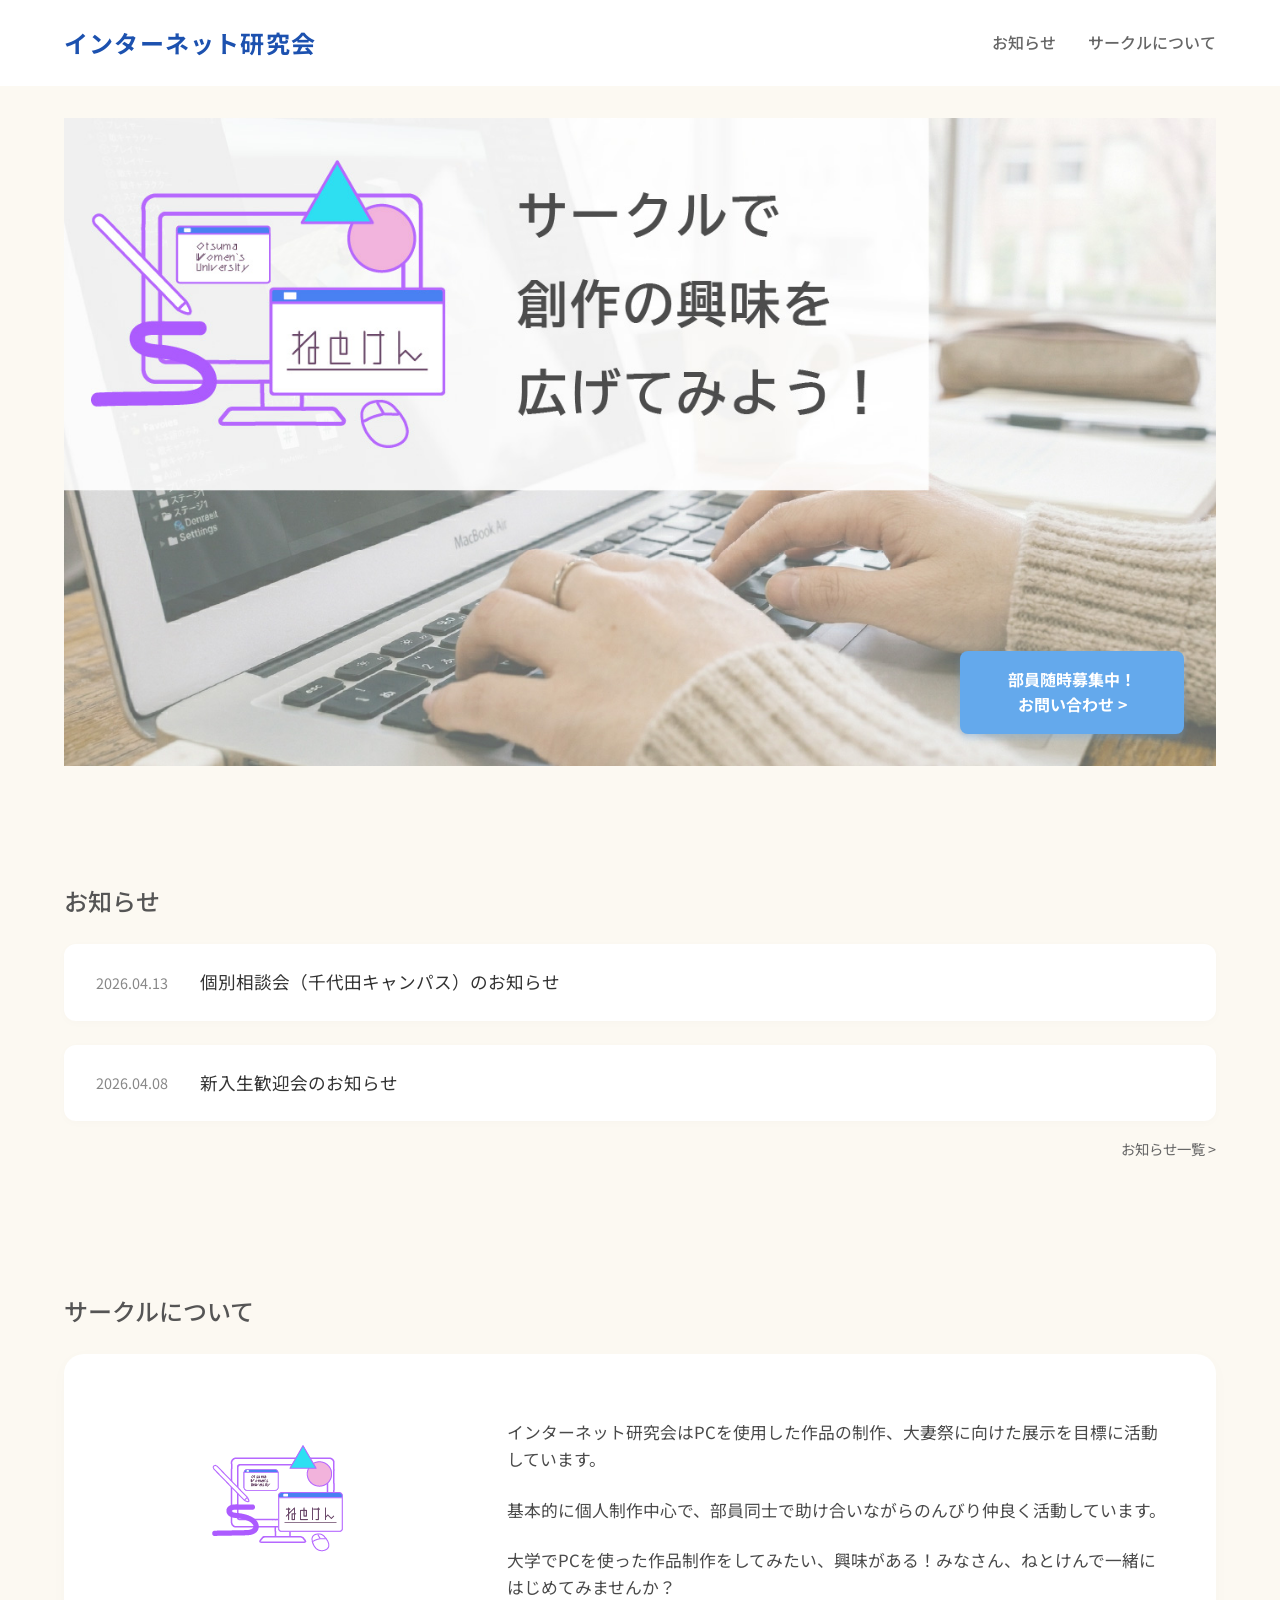
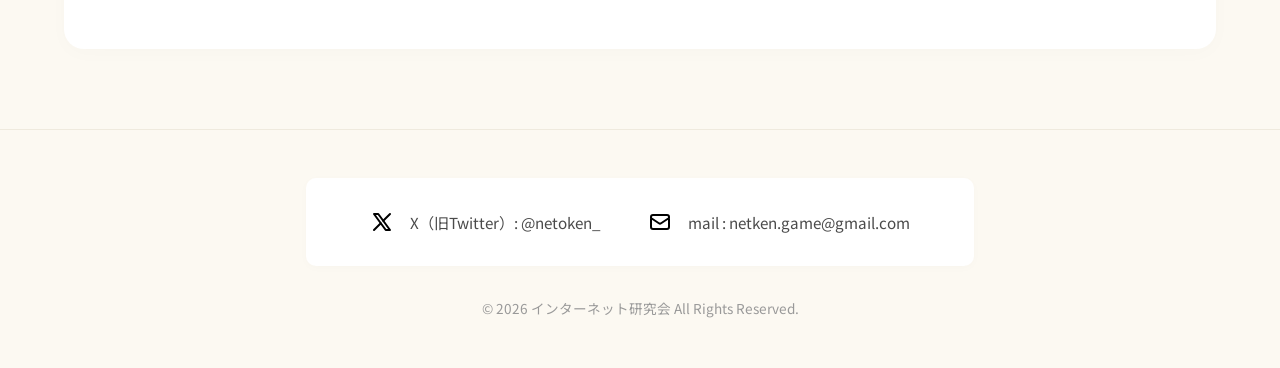
<file: index.html>
<!DOCTYPE html>
<html lang="ja">

<head>
    <meta charset="UTF-8">
    <meta name="viewport" content="width=device-width, initial-scale=1.0">
    <title>インターネット研究会</title>
    <link rel="stylesheet" href="css/style.css">
</head>

<body>

    <header>
        <div class="logo">インターネット研究会</div>
        <nav class="nav-links">
            <a href="#news">お知らせ</a>
            <a href="#about">サークルについて</a>
        </nav>
    </header>

    <main>
        <!-- Hero Section -->
        <section class="hero">
            <img src="img/top.jpg" alt="サークルで創作の興味を広げてみよう！" class="hero-img">
            <a href="mailto:netken.game@gmail.com" class="contact-btn top-contact-btn">
                部員随時募集中！<br>
                お問い合わせ >
            </a>
        </section>

        <!-- News Section -->
        <section id="news">
            <h2 class="section-title">お知らせ</h2>
            <div class="news-list">
                <!-- 最新の2つを表示 -->
                <a href="news/article3.html" class="news-item">
                    <div class="news-date">2026.04.13</div>
                    <div class="news-title">個別相談会（千代田キャンパス）のお知らせ</div>
                </a>
                <a href="news/article2.html" class="news-item">
                    <div class="news-date">2026.04.08</div>
                    <div class="news-title">新入生歓迎会のお知らせ</div>
                </a>
            </div>
            <div class="news-more">
                <a href="news.html">お知らせ一覧 ></a>
            </div>
        </section>

        <!-- About Section -->
        <section id="about">
            <h2 class="section-title">サークルについて</h2>
            <div class="about-content">
                <div class="about-img">
                    <img src="img/netken_logo.png" alt="サークルについて">
                </div>
                <div class="about-text">
                    <p>インターネット研究会はPCを使用した作品の制作、大妻祭に向けた展示を目標に活動しています。</p>
                    <p>基本的に個人制作中心で、部員同士で助け合いながらのんびり仲良く活動しています。</p>
                    <p>大学でPCを使った作品制作をしてみたい、興味がある！みなさん、ねとけんで一緒にはじめてみませんか？</p>
                </div>
            </div>
        </section>
    </main>

    <footer>
        <div class="footer-inner">
            <a href="https://twitter.com/netoken_" target="_blank" rel="noopener noreferrer"
                class="footer-contact-item">
                <img src="img/icon_x.svg" alt="X (旧Twitter)">
                <span>X（旧Twitter）: @netoken_</span>
            </a>
            <a href="mailto:netken.game@gmail.com" class="footer-contact-item">
                <img src="img/icon_mail.svg" alt="Mail">
                <span>mail : netken.game@gmail.com</span>
            </a>
        </div>
        <div class="copyright">
            &copy; 2026 インターネット研究会 All Rights Reserved.
        </div>
    </footer>

</body>

</html>
</file>
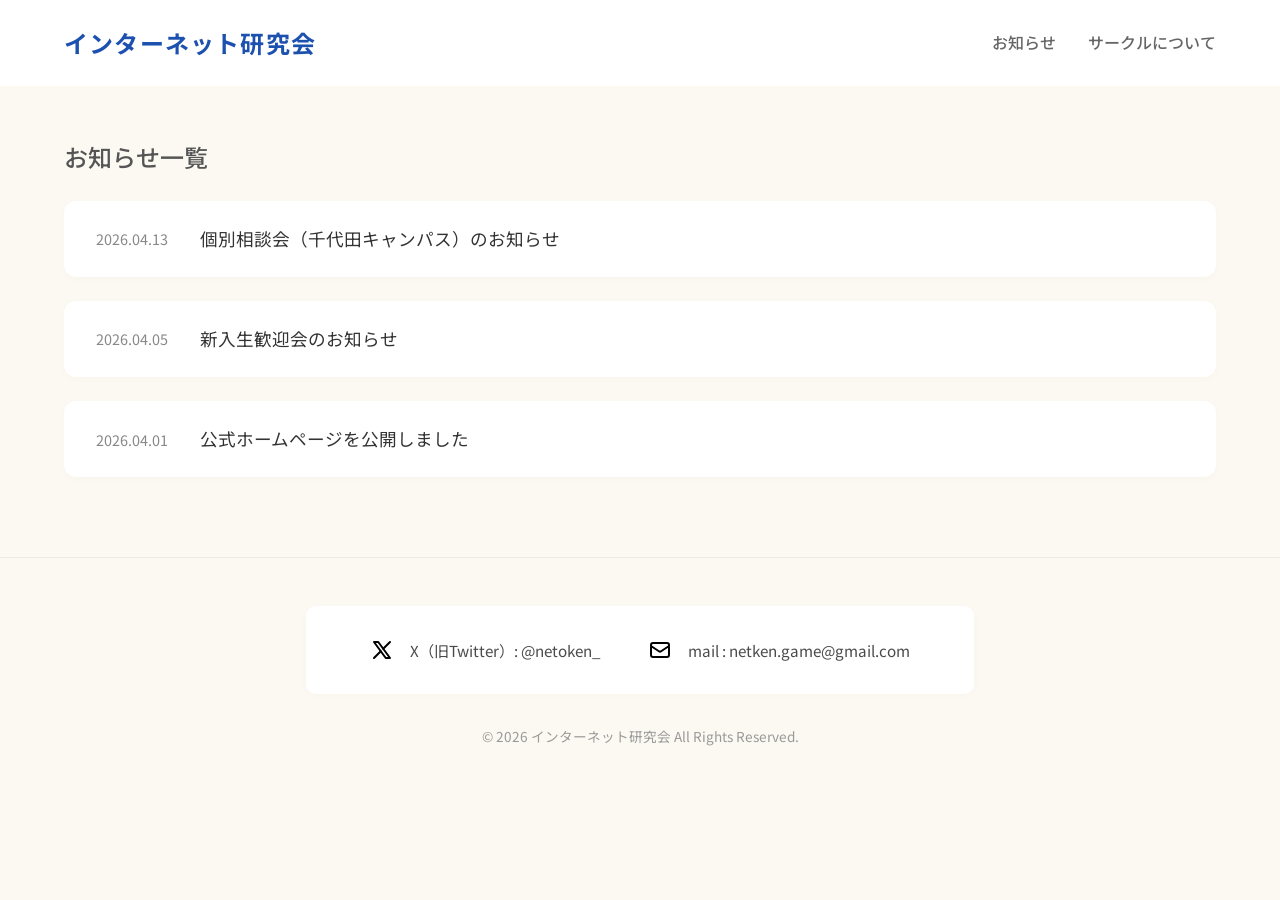
<file: news.html>
<!DOCTYPE html>
<html lang="ja">

<head>
    <meta charset="UTF-8">
    <meta name="viewport" content="width=device-width, initial-scale=1.0">
    <title>お知らせ一覧 - インターネット研究会</title>
    <link rel="stylesheet" href="css/style.css">
</head>

<body>

    <header>
        <div class="logo"><a href="index.html">インターネット研究会</a></div>
        <nav class="nav-links">
            <a href="index.html#news">お知らせ</a>
            <a href="index.html#about">サークルについて</a>
        </nav>
    </header>

    <main>
        <section>
            <h2 class="section-title">お知らせ一覧</h2>
            <div class="news-list">
                <a href="news/article3.html" class="news-item">
                    <div class="news-date">2026.04.13</div>
                    <div class="news-title">個別相談会（千代田キャンパス）のお知らせ</div>
                </a>
                <a href="news/article2.html" class="news-item">
                    <div class="news-date">2026.04.05</div>
                    <div class="news-title">新入生歓迎会のお知らせ</div>
                </a>
                <a href="news/article1.html" class="news-item">
                    <div class="news-date">2026.04.01</div>
                    <div class="news-title">公式ホームページを公開しました</div>
                </a>
                <!-- 他の過去のお知らせもここに追加していく一覧ページ -->
            </div>
        </section>
    </main>

    <footer style="margin-top: auto;">
        <div class="footer-inner">
            <a href="https://twitter.com/netoken_" target="_blank" rel="noopener noreferrer"
                class="footer-contact-item">
                <img src="img/icon_x.svg" alt="X (旧Twitter)">
                <span>X（旧Twitter）: @netoken_</span>
            </a>
            <a href="mailto:netken.game@gmail.com" class="footer-contact-item">
                <img src="img/icon_mail.svg" alt="Mail">
                <span>mail : netken.game@gmail.com</span>
            </a>
        </div>
        <div class="copyright">
            &copy; 2026 インターネット研究会 All Rights Reserved.
        </div>
    </footer>

</body>

</html>
</file>
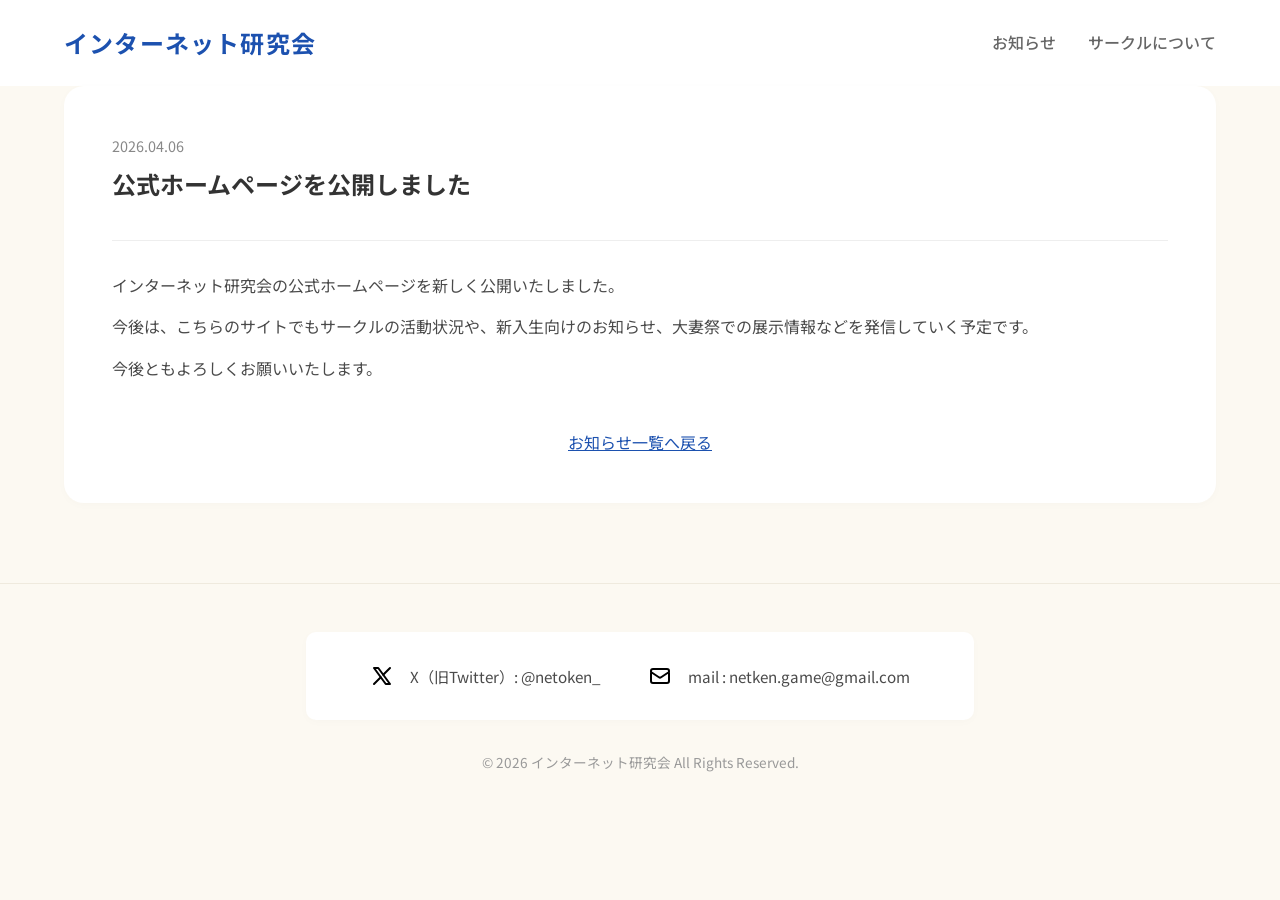
<file: news/article1.html>
<!DOCTYPE html>
<html lang="ja">

<head>
    <meta charset="UTF-8">
    <meta name="viewport" content="width=device-width, initial-scale=1.0">
    <title>公式ホームページを公開しました - インターネット研究会</title>
    <link rel="stylesheet" href="../css/style.css">
</head>

<body>

    <header>
        <div class="logo"><a href="../index.html">インターネット研究会</a></div>
        <nav class="nav-links">
            <a href="../index.html#news">お知らせ</a>
            <a href="../index.html#about">サークルについて</a>
        </nav>
    </header>

    <main>
        <section class="article-container">
            <div class="article-header">
                <div class="news-date">2026.04.06</div>
                <h1 class="news-title" style="font-size: 1.5rem; margin-top: 0.5rem;">公式ホームページを公開しました</h1>
            </div>
            <div class="article-content">
                <p>インターネット研究会の公式ホームページを新しく公開いたしました。</p>
                <p>今後は、こちらのサイトでもサークルの活動状況や、新入生向けのお知らせ、大妻祭での展示情報などを発信していく予定です。</p>
                <p>今後ともよろしくお願いいたします。</p>
            </div>
            <div style="margin-top: 3rem; text-align: center;">
                <a href="../news.html" style="color: var(--primary-blue); text-decoration: underline;">お知らせ一覧へ戻る</a>
            </div>
        </section>
    </main>

    <footer style="margin-top: auto;">
        <div class="footer-inner">
            <a href="https://twitter.com/netoken_" target="_blank" rel="noopener noreferrer"
                class="footer-contact-item">
                <img src="../img/icon_x.svg" alt="X (旧Twitter)">
                <span>X（旧Twitter）: @netoken_</span>
            </a>
            <a href="mailto:netken.game@gmail.com" class="footer-contact-item">
                <img src="../img/icon_mail.svg" alt="Mail">
                <span>mail : netken.game@gmail.com</span>
            </a>
        </div>
        <div class="copyright">
            &copy; 2026 インターネット研究会 All Rights Reserved.
        </div>
    </footer>

</body>

</html>
</file>
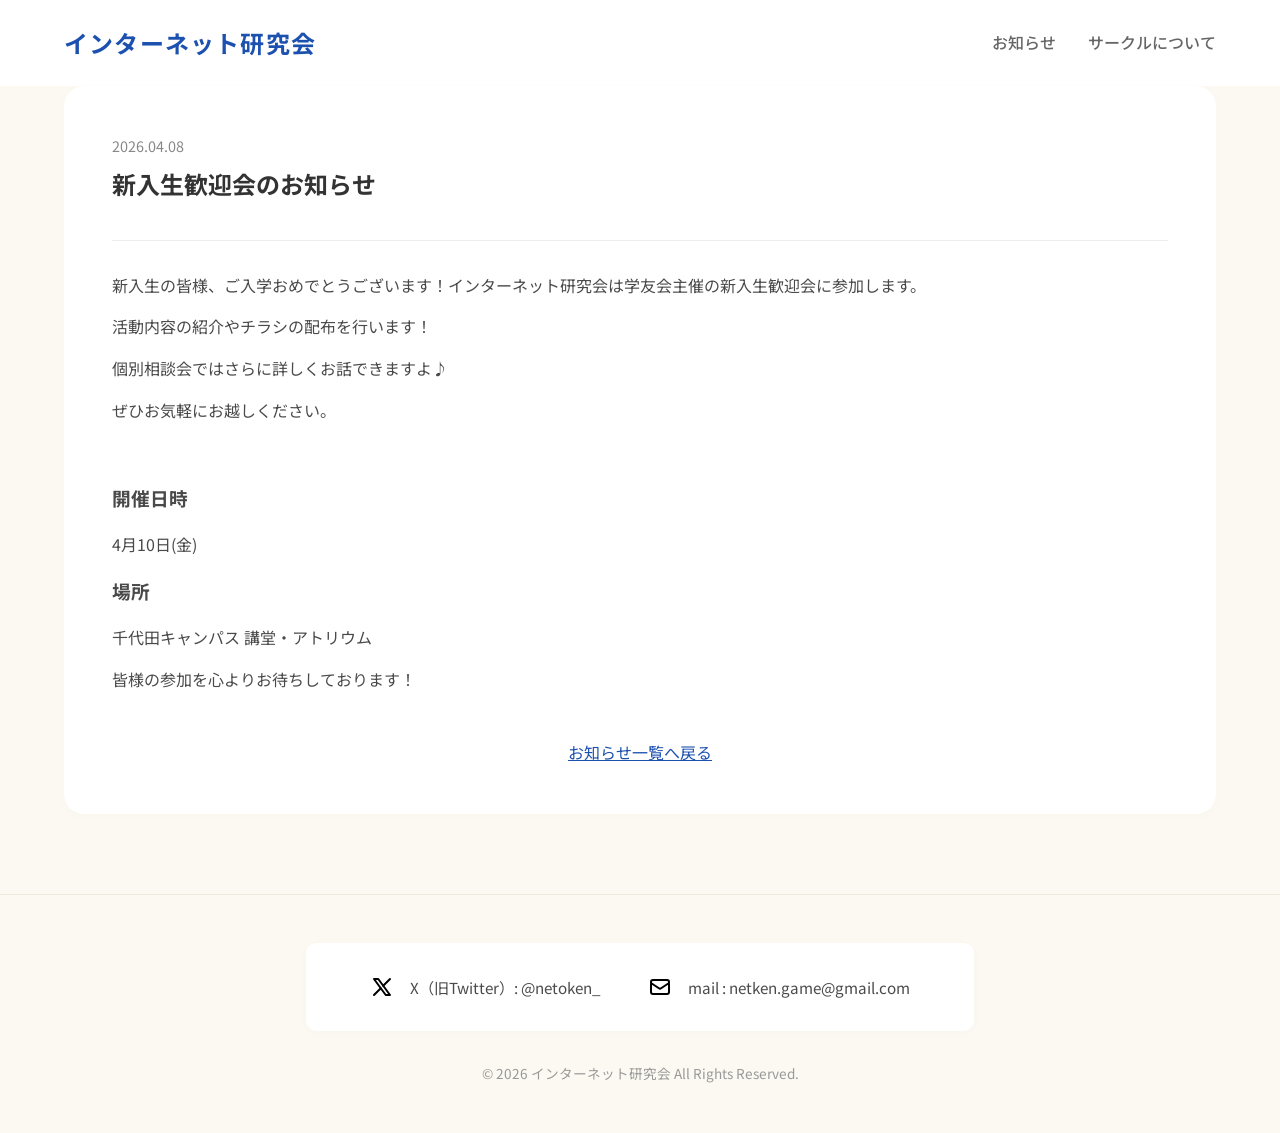
<file: news/article2.html>
<!DOCTYPE html>
<html lang="ja">

<head>
    <meta charset="UTF-8">
    <meta name="viewport" content="width=device-width, initial-scale=1.0">
    <title>新入生歓迎会のお知らせ - インターネット研究会</title>
    <link rel="stylesheet" href="../css/style.css">
</head>

<body>

    <header>
        <div class="logo"><a href="../index.html">インターネット研究会</a></div>
        <nav class="nav-links">
            <a href="../index.html#news">お知らせ</a>
            <a href="../index.html#about">サークルについて</a>
        </nav>
    </header>

    <main>
        <section class="article-container">
            <div class="article-header">
                <div class="news-date">2026.04.08</div>
                <h1 class="news-title" style="font-size: 1.5rem; margin-top: 0.5rem;">新入生歓迎会のお知らせ</h1>
            </div>
            <div class="article-content">
                <p>新入生の皆様、ご入学おめでとうございます！インターネット研究会は学友会主催の新入生歓迎会に参加します。</p>
                <p>活動内容の紹介やチラシの配布を行います！</p>
                <p>個別相談会ではさらに詳しくお話できますよ♪</p>
                <p>ぜひお気軽にお越しください。</p>
                <br>
                <h3>開催日時</h3>
                <p>4月10日(金)</p>
                <h3>場所</h3>
                <p>千代田キャンパス 講堂・アトリウム</p>
                <p>皆様の参加を心よりお待ちしております！</p>
            </div>
            <div style="margin-top: 3rem; text-align: center;">
                <a href="../news.html" style="color: var(--primary-blue); text-decoration: underline;">お知らせ一覧へ戻る</a>
            </div>
        </section>
    </main>

    <footer style="margin-top: auto;">
        <div class="footer-inner">
            <a href="https://twitter.com/netoken_" target="_blank" rel="noopener noreferrer"
                class="footer-contact-item">
                <img src="../img/icon_x.svg" alt="X (旧Twitter)">
                <span>X（旧Twitter）: @netoken_</span>
            </a>
            <a href="mailto:netken.game@gmail.com" class="footer-contact-item">
                <img src="../img/icon_mail.svg" alt="Mail">
                <span>mail : netken.game@gmail.com</span>
            </a>
        </div>
        <div class="copyright">
            &copy; 2026 インターネット研究会 All Rights Reserved.
        </div>
    </footer>

</body>

</html>
</file>
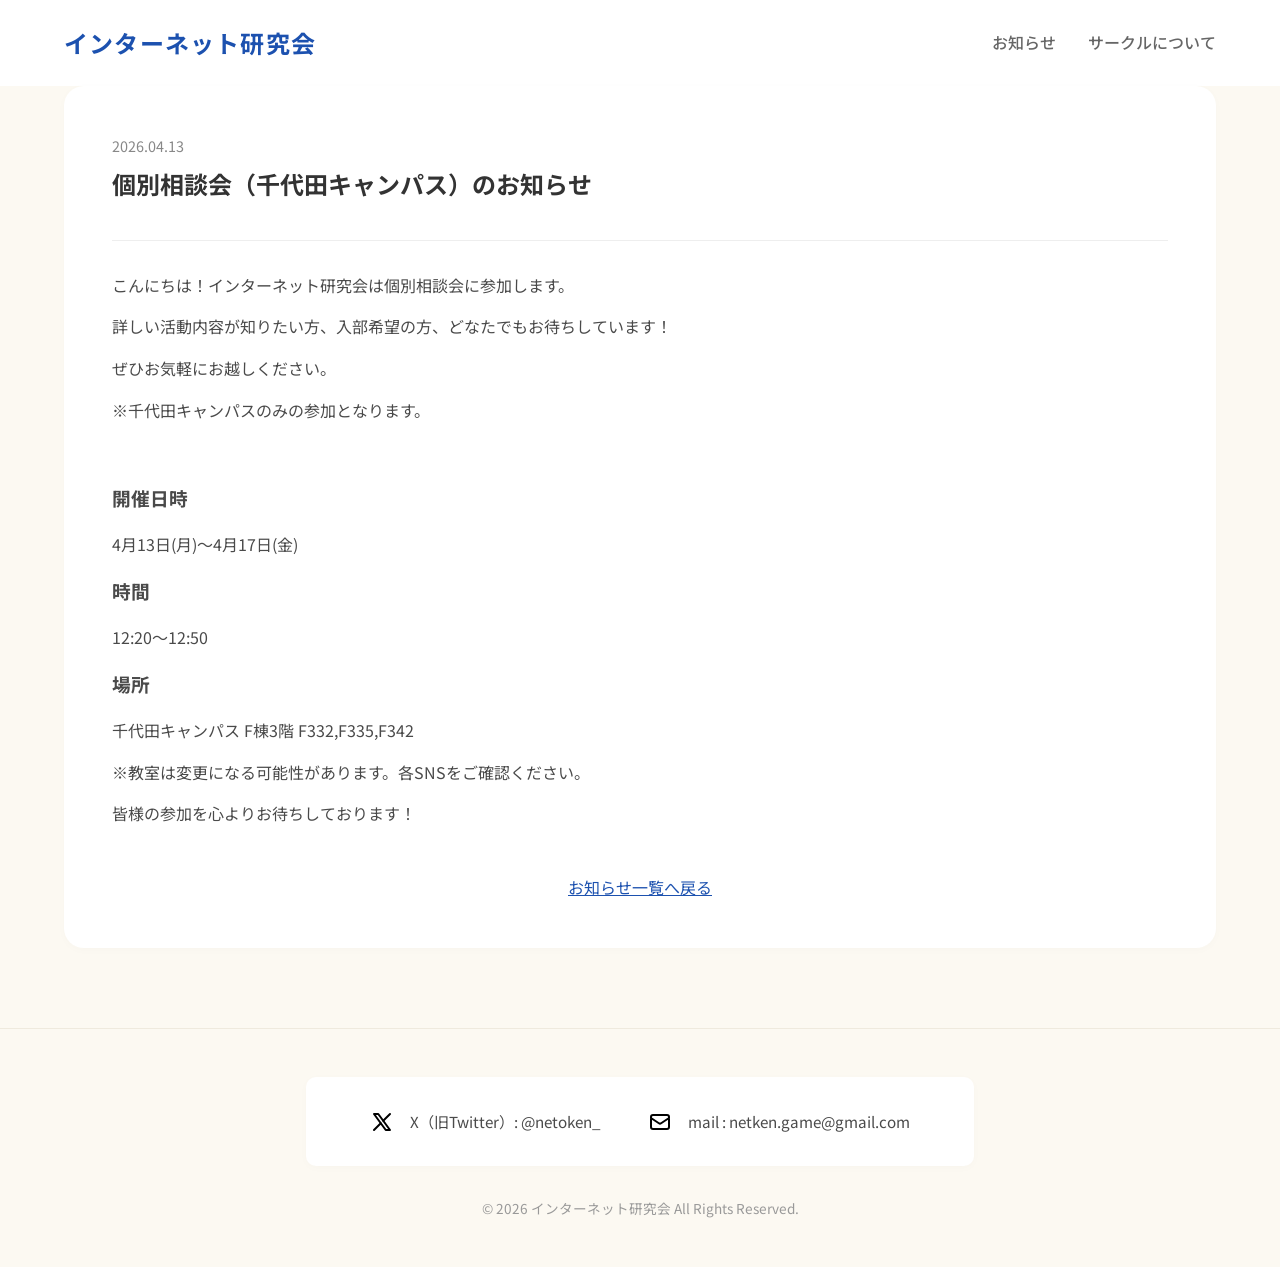
<file: news/article3.html>
<!DOCTYPE html>
<html lang="ja">

<head>
    <meta charset="UTF-8">
    <meta name="viewport" content="width=device-width, initial-scale=1.0">
    <title>個別相談会（千代田キャンパス）のお知らせ - インターネット研究会</title>
    <link rel="stylesheet" href="../css/style.css">
</head>

<body>

    <header>
        <div class="logo"><a href="../index.html">インターネット研究会</a></div>
        <nav class="nav-links">
            <a href="../index.html#news">お知らせ</a>
            <a href="../index.html#about">サークルについて</a>
        </nav>
    </header>

    <main>
        <section class="article-container">
            <div class="article-header">
                <div class="news-date">2026.04.13</div>
                <h1 class="news-title" style="font-size: 1.5rem; margin-top: 0.5rem;">個別相談会（千代田キャンパス）のお知らせ</h1>
            </div>
            <div class="article-content">
                <p>こんにちは！インターネット研究会は個別相談会に参加します。</p>
                <p>詳しい活動内容が知りたい方、入部希望の方、どなたでもお待ちしています！</p>
                <p>ぜひお気軽にお越しください。</p>
                <p>※千代田キャンパスのみの参加となります。</p>
                <br>
                <h3>開催日時</h3>
                <p>4月13日(月)～4月17日(金)</p>
                <h3>時間</h3>
                <p>12:20～12:50</p>
                <h3>場所</h3>
                <p>千代田キャンパス F棟3階 F332,F335,F342</p>
                <p>※教室は変更になる可能性があります。各SNSをご確認ください。</p>
                <p>皆様の参加を心よりお待ちしております！</p>
            </div>
            <div style="margin-top: 3rem; text-align: center;">
                <a href="../news.html" style="color: var(--primary-blue); text-decoration: underline;">お知らせ一覧へ戻る</a>
            </div>
        </section>
    </main>

    <footer style="margin-top: auto;">
        <div class="footer-inner">
            <a href="https://twitter.com/netoken_" target="_blank" rel="noopener noreferrer"
                class="footer-contact-item">
                <img src="../img/icon_x.svg" alt="X (旧Twitter)">
                <span>X（旧Twitter）: @netoken_</span>
            </a>
            <a href="mailto:netken.game@gmail.com" class="footer-contact-item">
                <img src="../img/icon_mail.svg" alt="Mail">
                <span>mail : netken.game@gmail.com</span>
            </a>
        </div>
        <div class="copyright">
            &copy; 2026 インターネット研究会 All Rights Reserved.
        </div>
    </footer>

</body>

</html>
</file>
<file: css/style.css>
@charset "UTF-8";
@import url('https://fonts.googleapis.com/css2?family=Noto+Sans+JP:wght@400;500;700&display=swap');

:root {
  --bg-color: #FCF9F2;
  --text-main: #4a4a4a;
  --primary-blue: #1C51AF;
  --button-blue: #64A9EC;
  --button-blue-hover: #4e8ece;
  --circle-dark: #6C5C9C;
  --circle-light: #7E6EB2;
}

body {
  margin: 0;
  padding: 0;
  font-family: 'Noto Sans JP', sans-serif;
  background-color: var(--bg-color);
  color: var(--text-main);
  line-height: 1.6;
}

a {
  text-decoration: none;
  color: inherit;
  transition: opacity 0.2s, color 0.2s;
}

a:hover {
  opacity: 0.7;
}

/* Header */
header {
  display: flex;
  justify-content: space-between;
  align-items: center;
  padding: 1.5rem 4rem;
  max-width: 1200px;
  margin: 0 auto;
  background-color: #fff;
}

.logo {
  font-size: 1.5rem;
  font-weight: 700;
  color: var(--primary-blue);
  letter-spacing: 0.05em;
}

.nav-links {
  display: flex;
  gap: 2rem;
}

.nav-links a {
  font-weight: 500;
  color: #666;
}

.nav-links a:hover {
  color: var(--primary-blue);
}

/* Main Container */
main {
  max-width: 1200px;
  margin: 0 auto;
  padding: 0 4rem;
}

/* Hero Section */
.hero {
  position: relative;
  margin-bottom: 4rem;
}

.hero-img {
  width: 100%;
  height: auto;
  display: block;
}

.top-contact-btn {
  position: absolute;
  bottom: 2rem;
  right: 2rem;
}

.contact-btn {
  background-color: var(--button-blue);
  color: #fff;
  padding: 1rem 3rem;
  border-radius: 8px;
  font-weight: bold;
  text-align: center;
  display: inline-block;
  box-shadow: 0 4px 6px rgba(100, 169, 236, 0.3);
  transition: all 0.3s ease;
}

.contact-btn:hover {
  background-color: var(--button-blue-hover);
  transform: translateY(-2px);
  box-shadow: 0 6px 12px rgba(100, 169, 236, 0.4);
  opacity: 1;
  color: #fff;
}

/* Sections Common */
section {
  margin-bottom: 5rem;
  padding-top: 2rem;
}

h2.section-title {
  font-size: 1.5rem;
  margin-bottom: 1.5rem;
  color: #555;
  font-weight: 500;
}

/* News Section */
.news-list {
  display: flex;
  flex-direction: column;
  gap: 1.5rem;
  margin-bottom: 1rem;
}

.news-item {
  background-color: #fff;
  padding: 1.5rem 2rem;
  border-radius: 12px;
  box-shadow: 0 2px 10px rgba(0,0,0,0.02);
  display: flex;
  gap: 2rem;
  align-items: center;
  transition: transform 0.2s, box-shadow 0.2s;
}

.news-item:hover {
  transform: translateY(-2px);
  box-shadow: 0 4px 15px rgba(0,0,0,0.05);
}

.news-date {
  color: #888;
  font-size: 0.9rem;
  white-space: nowrap;
}

.news-title {
  font-size: 1.1rem;
  color: #333;
}

.news-more {
  text-align: right;
  font-size: 0.9rem;
}

.news-more a {
  color: #666;
  text-decoration: none;
}
.news-more a:hover {
  color: var(--primary-blue);
  text-decoration: underline;
}

/* About Section */
.about-content {
  display: flex;
  align-items: center;
  gap: 4rem;
  background-color: #fff;
  padding: 3rem;
  border-radius: 20px;
  box-shadow: 0 4px 20px rgba(0,0,0,0.02);
}

.about-img {
  flex: 1;
  text-align: center;
}

.about-img img {
  max-width: 100%;
  height: auto;
  max-height: 250px;
}

.about-text {
  flex: 2;
  font-size: 1.05rem;
}

.about-text p {
  margin-bottom: 1.5rem;
}

.about-text p:last-child {
  margin-bottom: 0;
}

/* Footer */
footer {
  background-color: #FCF9F2;
  padding: 3rem 0;
  text-align: center;
  border-top: 1px solid #efeade;
}

.footer-inner {
  display: inline-flex;
  flex-direction: row;
  align-items: center;
  gap: 3rem;
  background-color: #fff;
  padding: 2rem 4rem;
  border-radius: 10px;
  box-shadow: 0 2px 10px rgba(0,0,0,0.02);
  margin-bottom: 2rem;
}

.footer-contact-item {
  display: flex;
  align-items: center;
  gap: 1rem;
  font-size: 0.95rem;
}

.footer-contact-item img {
  width: 24px;
  height: 24px;
  color: #555;
}

.copyright {
  color: #999;
  font-size: 0.85rem;
}

/* Responsive */
@media (max-width: 1024px) {
  header {
    padding: 1.5rem 2rem;
  }
  main {
    padding: 0 2rem;
  }
}

@media (max-width: 768px) {
  header {
    flex-direction: column;
    gap: 1rem;
  }
  
  .hero {
    text-align: center;
  }
  
  .top-contact-btn {
    position: static;
    display: inline-block;
    margin-top: 1.5rem;
  }
  
  .footer-inner {
    flex-direction: column;
    align-items: flex-start;
    gap: 1.5rem;
  }
  
  .about-content {
    flex-direction: column;
    padding: 2rem;
    gap: 2rem;
  }
  
  .news-item {
    flex-direction: column;
    align-items: flex-start;
    gap: 0.5rem;
  }
}

@media (max-width: 480px) {
  .footer-inner {
    padding: 1.5rem;
  }
  .contact-btn {
    padding: 0.8rem 2rem;
    font-size: 0.9rem;
  }
}

/* Article Layout */
.article-container {
  background-color: #fff;
  padding: 3rem;
  border-radius: 20px;
  box-shadow: 0 2px 10px rgba(0,0,0,0.02);
}
.article-header {
  margin-bottom: 2rem;
  border-bottom: 1px solid #eee;
  padding-bottom: 1rem;
}
.article-content p {
  margin-bottom: 1rem;
}
</file>
